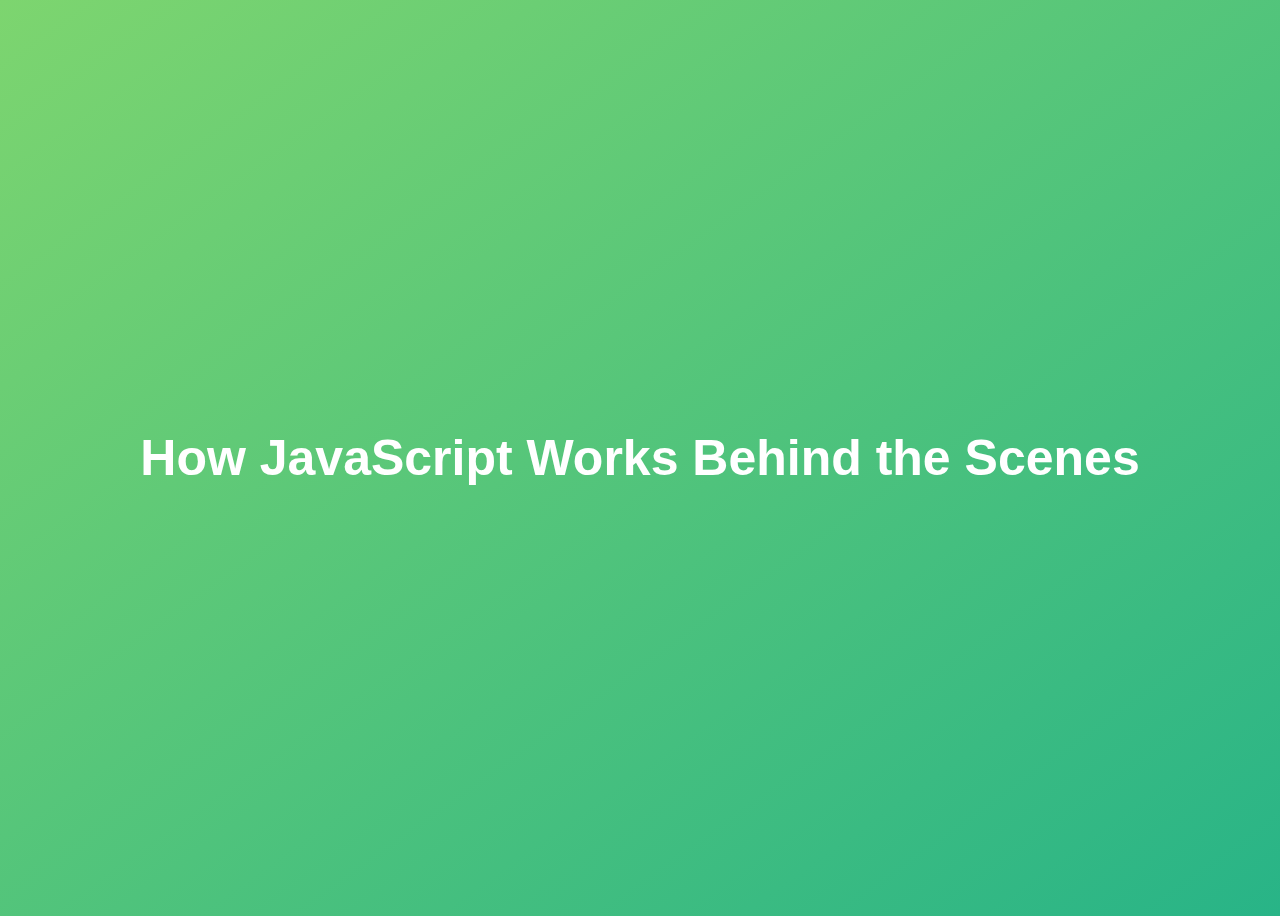
<file: MyFiles/Behind_the_Scenes/index.html>
<!DOCTYPE html>
<html lang="en">
  <head>
    <meta charset="UTF-8" />
    <meta name="viewport" content="width=device-width, initial-scale=1.0" />
    <meta http-equiv="X-UA-Compatible" content="ie=edge" />
    <title>How JavaScript Works Behind the Scenes</title>
    <style>
      body {
        height: 100vh;
        display: flex;
        align-items: center;
        background: linear-gradient(to top left, #28b487, #7dd56f);
      }
      h1 {
        font-family: sans-serif;
        font-size: 50px;
        line-height: 1.3;
        width: 100%;
        padding: 30px;
        text-align: center;
        color: white;
      }
    </style>
  </head>
  <body>
    <h1>How JavaScript Works Behind the Scenes</h1>
    <script src="script.js"></script>
  </body>
</html>
</file>
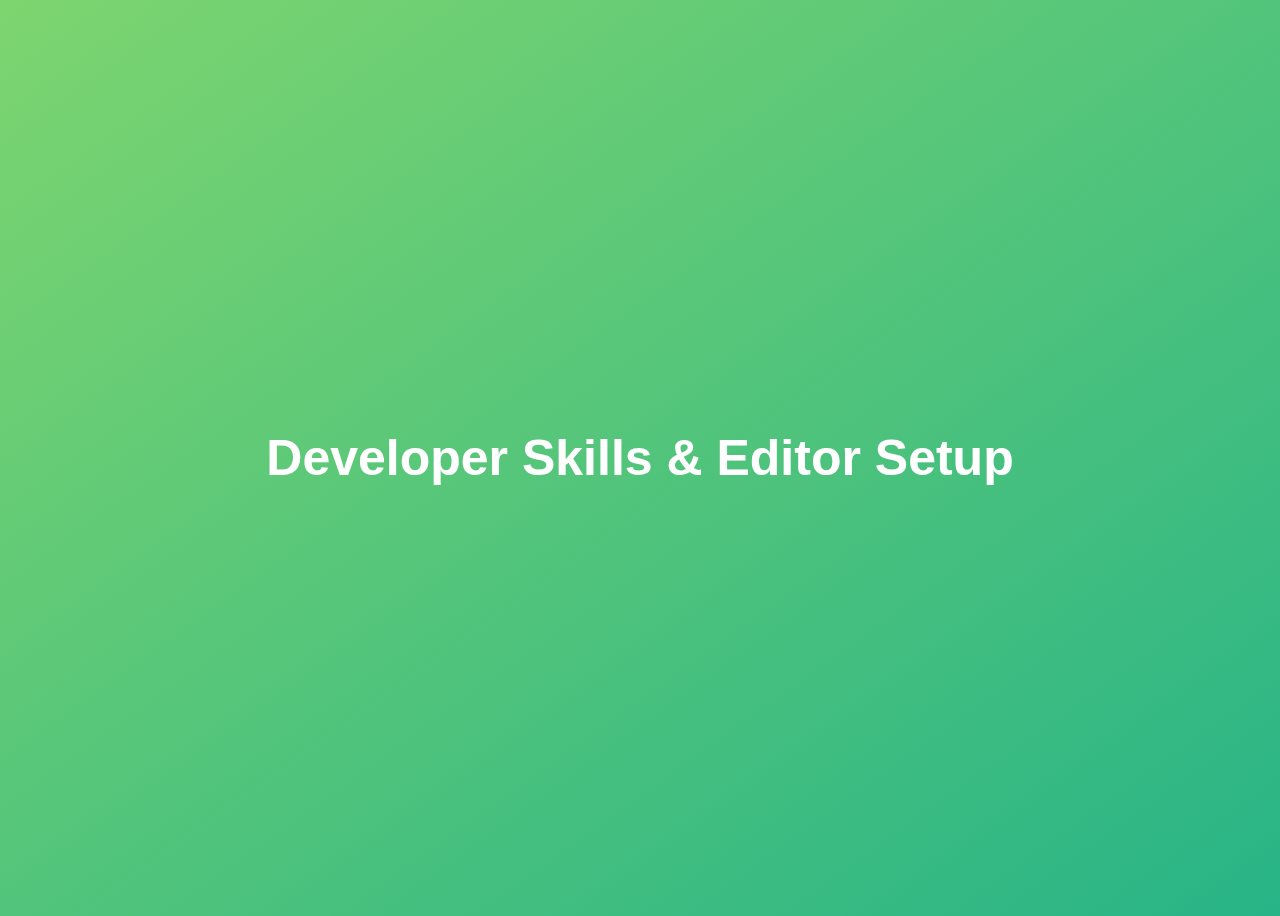
<file: MyFiles/Developer_Skills/index.html>
<!DOCTYPE html>
<html lang="en">
  <head>
    <meta charset="UTF-8" />
    <meta name="viewport" content="width=device-width, initial-scale=1.0" />
    <meta http-equiv="X-UA-Compatible" content="ie=edge" />
    <title>Developer Skills & Editor Setup</title>
    <style>
      body {
        height: 100vh;
        display: flex;
        align-items: center;
        background: linear-gradient(to top left, #28b487, #7dd56f);
      }
      h1 {
        font-family: sans-serif;
        font-size: 50px;
        line-height: 1.3;
        width: 100%;
        padding: 30px;
        text-align: center;
        color: white;
      }
    </style>
  </head>
  <body>
    <h1>Developer Skills & Editor Setup</h1>
    <script src="script.js"></script>
  </body>
</html>
</file>
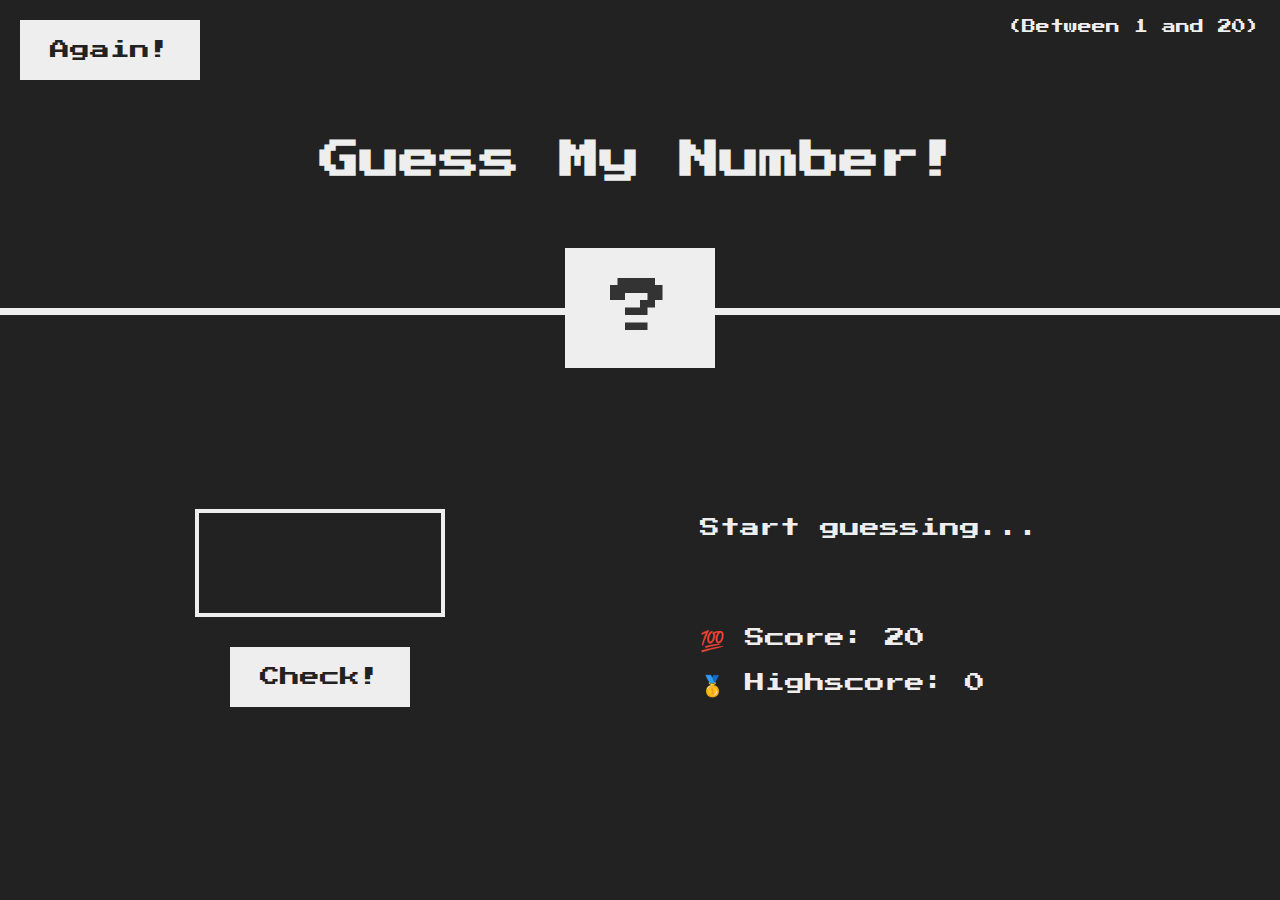
<file: MyFiles/Guess_My_Number/index.html>
<!DOCTYPE html>
<html lang="en">
  <head>
    <meta charset="UTF-8" />
    <meta name="viewport" content="width=device-width, initial-scale=1.0" />
    <meta http-equiv="X-UA-Compatible" content="ie=edge" />
    <link rel="stylesheet" href="style.css" />
    <title>Guess My Number!</title>
  </head>
  <body>
    <header>
      <h1>Guess My Number!</h1>
      <p class="between">(Between 1 and 20)</p>
      <button class="btn again">Again!</button>
      <div class="number">?</div>
    </header>
    <main>
      <section class="left">
        <input type="number" class="guess" />
        <button class="btn check">Check!</button>
      </section>
      <section class="right">
        <p class="message">Start guessing...</p>
        <p class="label-score">💯 Score: <span class="score">20</span></p>
        <p class="label-highscore">
          🥇 Highscore: <span class="highscore">0</span>
        </p>
      </section>
    </main>
    <script src="script.js"></script>
  </body>
</html>
</file>
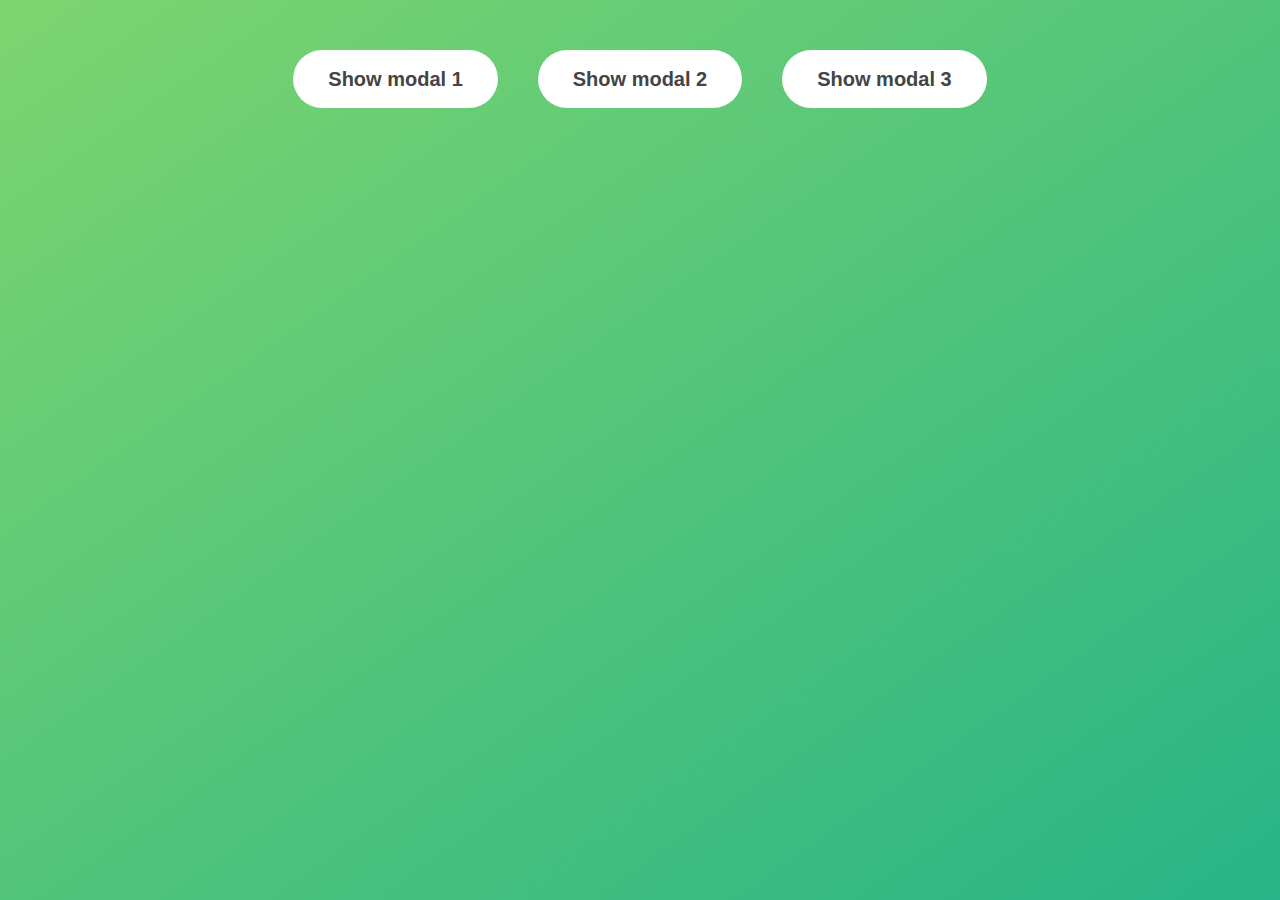
<file: MyFiles/Model_Window/index.html>
<!DOCTYPE html>
<html lang="en">
  <head>
    <meta charset="UTF-8" />
    <meta name="viewport" content="width=device-width, initial-scale=1.0" />
    <meta http-equiv="X-UA-Compatible" content="ie=edge" />
    <link rel="stylesheet" href="style.css" />
    <title>Modal window</title>
  </head>
  <body>
    <button class="show-modal">Show modal 1</button>
    <button class="show-modal">Show modal 2</button>
    <button class="show-modal">Show modal 3</button>

    <div class="modal hidden">
      <button class="close-modal">&times;</button>
      <h1>I'm a modal window 😍</h1>
      <p>
        Lorem ipsum dolor sit amet, consectetur adipisicing elit, sed do eiusmod
        tempor incididunt ut labore et dolore magna aliqua. Ut enim ad minim
        veniam, quis nostrud exercitation ullamco laboris nisi ut aliquip ex ea
        commodo consequat. Duis aute irure dolor in reprehenderit in voluptate
        velit esse cillum dolore eu fugiat nulla pariatur. Excepteur sint
        occaecat cupidatat non proident, sunt in culpa qui officia deserunt
        mollit anim id est laborum.
      </p>
    </div>
    <div class="overlay hidden"></div>

    <script src="script.js"></script>
  </body>
</html>
</file>
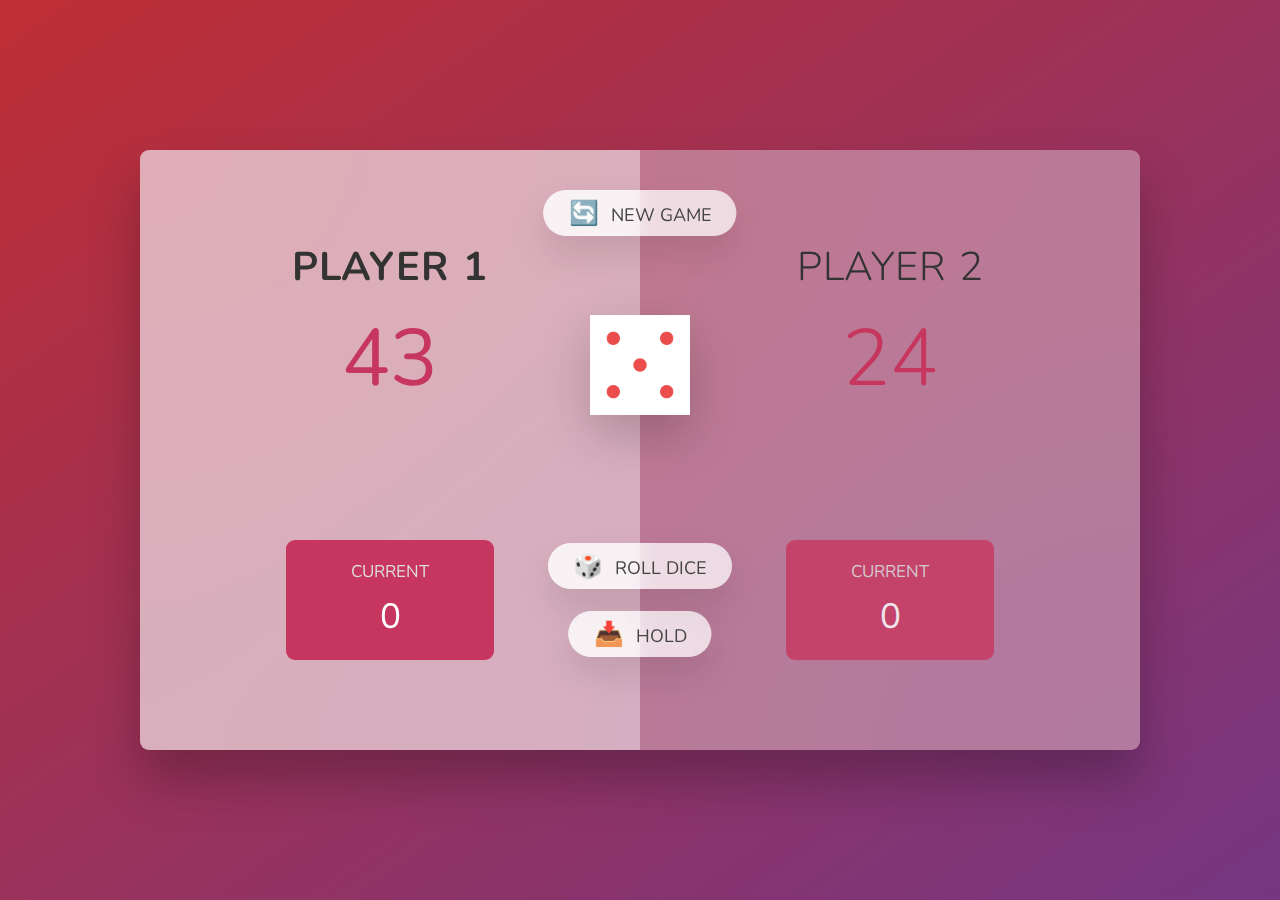
<file: MyFiles/Pig_Game/index.html>
<!DOCTYPE html>
<html lang="en">
  <head>
    <meta charset="UTF-8" />
    <meta name="viewport" content="width=device-width, initial-scale=1.0" />
    <meta http-equiv="X-UA-Compatible" content="ie=edge" />
    <link rel="stylesheet" href="style.css" />
    <title>Pig Game</title>
  </head>
  <body>
    <main>
      <section class="player player--0 player--active">
        <h2 class="name" id="name--0">Player 1</h2>
        <p class="score" id="score--0">43</p>
        <div class="current">
          <p class="current-label">Current</p>
          <p class="current-score" id="current--0">0</p>
        </div>
      </section>
      <section class="player player--1">
        <h2 class="name" id="name--1">Player 2</h2>
        <p class="score" id="score--1">24</p>
        <div class="current">
          <p class="current-label">Current</p>
          <p class="current-score" id="current--1">0</p>
        </div>
      </section>

      <img src="dice-5.png" alt="Playing dice" class="dice" />
      <button class="btn btn--new">🔄 New game</button>
      <button class="btn btn--roll">🎲 Roll dice</button>
      <button class="btn btn--hold">📥 Hold</button>
    </main>
    <script src="script.js"></script>
  </body>
</html>
</file>
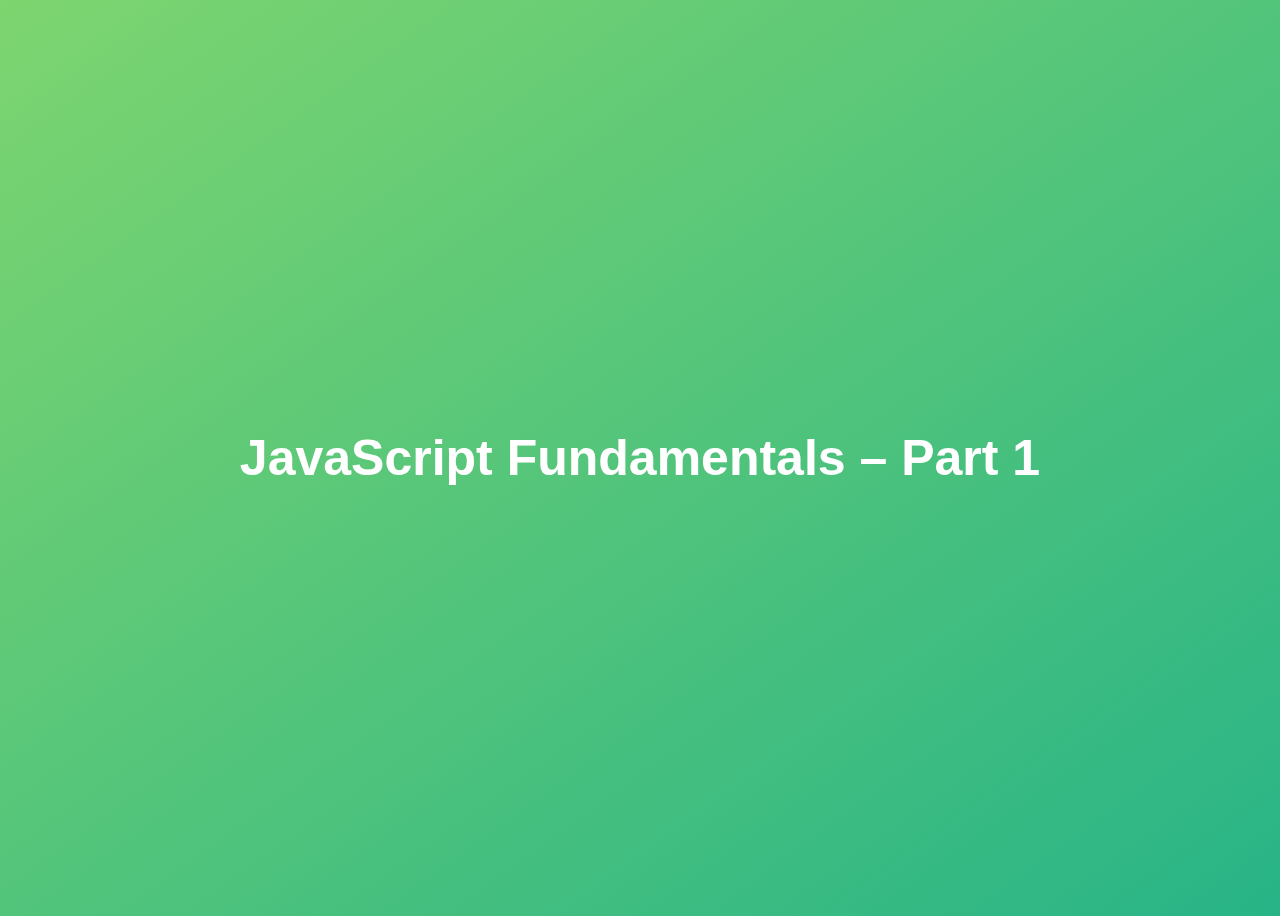
<file: MyFiles/Section-1/index.html>
<!DOCTYPE html>
<html lang="en">
  <head>
    <meta charset="UTF-8" />
    <meta name="viewport" content="width=device-width, initial-scale=1.0" />
    <meta http-equiv="X-UA-Compatible" content="ie=edge" />
    <title>JavaScript Fundamentals – Part 1</title>
    <style>
      body {
        height: 100vh;
        display: flex;
        align-items: center;
        background: linear-gradient(to top left, #28b487, #7dd56f);
      }
      h1 {
        font-family: sans-serif;
        font-size: 50px;
        line-height: 1.3;
        width: 100%;
        padding: 30px;
        text-align: center;
        color: white;
      }
    </style>

    <script src="script.js"></script>

  </head>
  <body>
    <h1>JavaScript Fundamentals – Part 1</h1>
  </body>
</html>
</file>
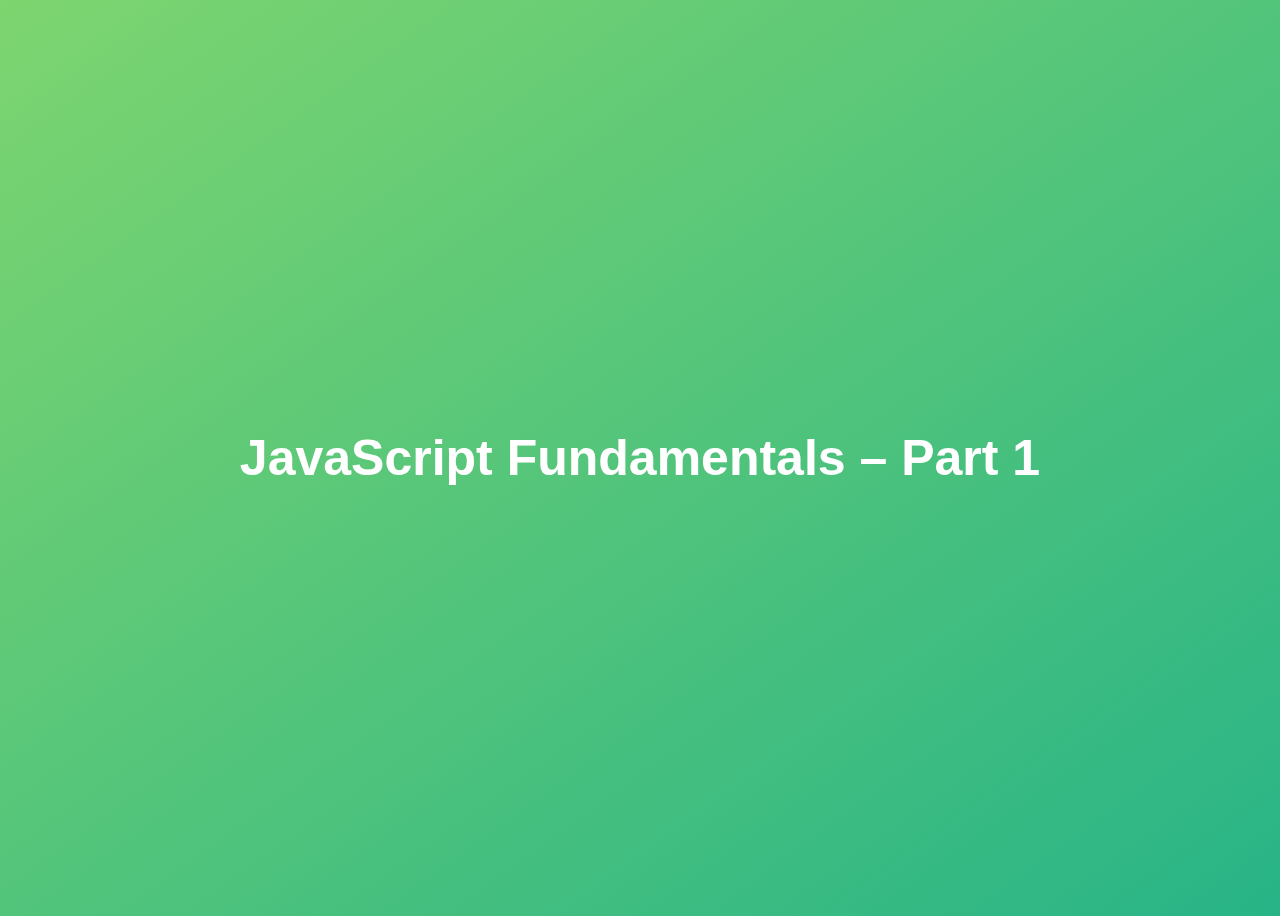
<file: Course_Docs/01-Fundamentals-Part-1/final/index.html>
<!DOCTYPE html>
<html lang="en">
  <head>
    <meta charset="UTF-8" />
    <meta name="viewport" content="width=device-width, initial-scale=1.0" />
    <meta http-equiv="X-UA-Compatible" content="ie=edge" />
    <title>JavaScript Fundamentals – Part 1</title>
    <style>
      body {
        height: 100vh;
        display: flex;
        align-items: center;
        background: linear-gradient(to top left, #28b487, #7dd56f);
      }
      h1 {
        font-family: sans-serif;
        font-size: 50px;
        line-height: 1.3;
        width: 100%;
        padding: 30px;
        text-align: center;
        color: white;
      }
    </style>
  </head>
  <body>
    <h1>JavaScript Fundamentals – Part 1</h1>

    <script src="script.js"></script>
  </body>
</html>
</file>
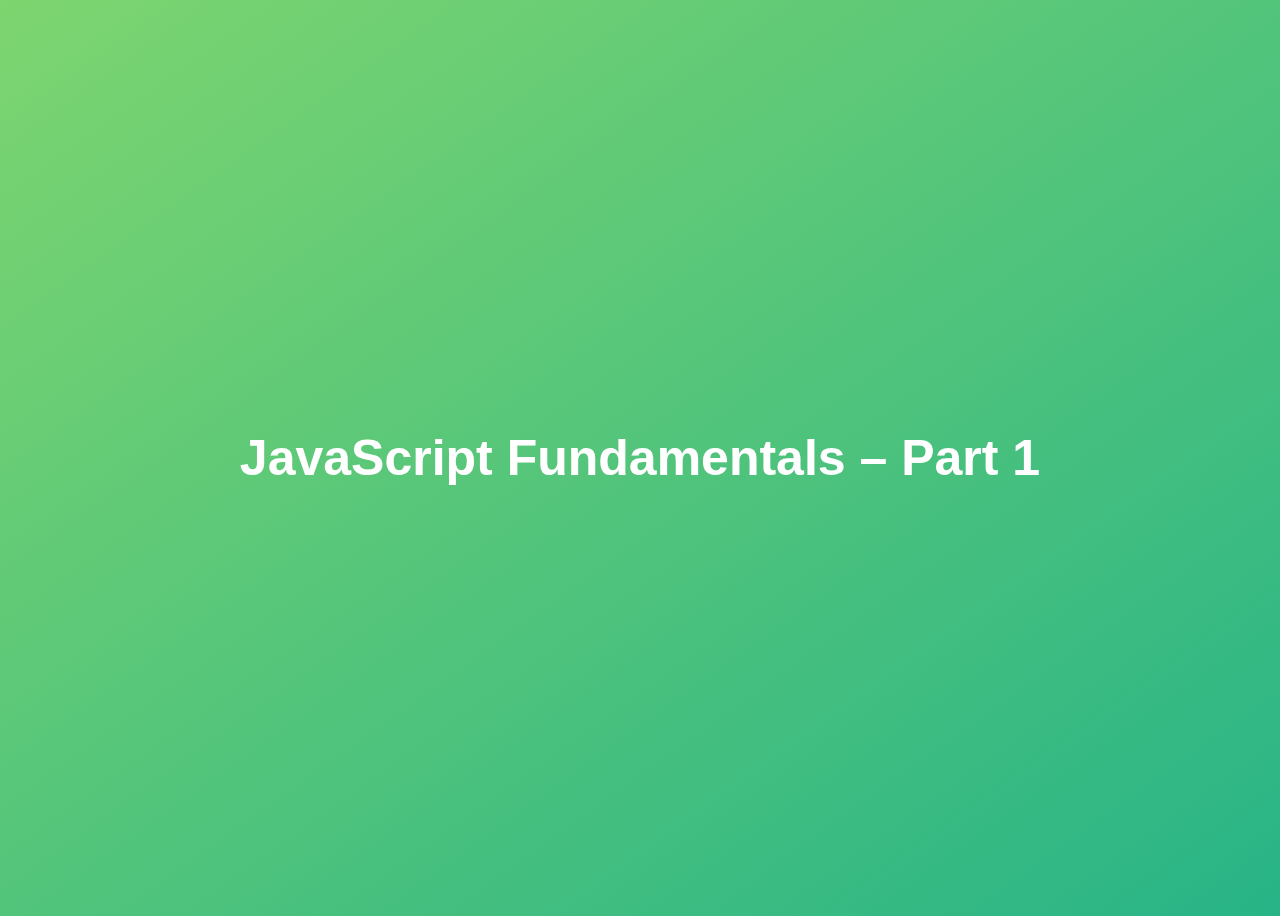
<file: Course_Docs/01-Fundamentals-Part-1/starter/index.html>
<!DOCTYPE html>
<html lang="en">
  <head>
    <meta charset="UTF-8" />
    <meta name="viewport" content="width=device-width, initial-scale=1.0" />
    <meta http-equiv="X-UA-Compatible" content="ie=edge" />
    <title>JavaScript Fundamentals – Part 1</title>
    <style>
      body {
        height: 100vh;
        display: flex;
        align-items: center;
        background: linear-gradient(to top left, #28b487, #7dd56f);
      }
      h1 {
        font-family: sans-serif;
        font-size: 50px;
        line-height: 1.3;
        width: 100%;
        padding: 30px;
        text-align: center;
        color: white;
      }
    </style>
  </head>
  <body>
    <h1>JavaScript Fundamentals – Part 1</h1>
  </body>
</html>
</file>
<file: MyFiles/Guess_My_Number/style.css>
@import url('https://fonts.googleapis.com/css?family=Press+Start+2P&display=swap');

* {
  margin: 0;
  padding: 0;
  box-sizing: inherit;
}

html {
  font-size: 62.5%;
  box-sizing: border-box;
}

body {
  font-family: 'Press Start 2P', sans-serif;
  color: #eee;
  background-color: #222;
  /* background-color: #60b347; */
}

/* LAYOUT */
header {
  position: relative;
  height: 35vh;
  border-bottom: 7px solid #eee;
}

main {
  height: 65vh;
  color: #eee;
  display: flex;
  align-items: center;
  justify-content: space-around;
}

.left {
  width: 52rem;
  display: flex;
  flex-direction: column;
  align-items: center;
}

.right {
  width: 52rem;
  font-size: 2rem;
}

/* ELEMENTS STYLE */
h1 {
  font-size: 4rem;
  text-align: center;
  position: absolute;
  width: 100%;
  top: 52%;
  left: 50%;
  transform: translate(-50%, -50%);
}

.number {
  background: #eee;
  color: #333;
  font-size: 6rem;
  width: 15rem;
  padding: 3rem 0rem;
  text-align: center;
  position: absolute;
  bottom: 0;
  left: 50%;
  transform: translate(-50%, 50%);
}

.between {
  font-size: 1.4rem;
  position: absolute;
  top: 2rem;
  right: 2rem;
}

.again {
  position: absolute;
  top: 2rem;
  left: 2rem;
}

.guess {
  background: none;
  border: 4px solid #eee;
  font-family: inherit;
  color: inherit;
  font-size: 5rem;
  padding: 2.5rem;
  width: 25rem;
  text-align: center;
  display: block;
  margin-bottom: 3rem;
}

.btn {
  border: none;
  background-color: #eee;
  color: #222;
  font-size: 2rem;
  font-family: inherit;
  padding: 2rem 3rem;
  cursor: pointer;
}

.btn:hover {
  background-color: #ccc;
}

.message {
  margin-bottom: 8rem;
  height: 3rem;
}

.label-score {
  margin-bottom: 2rem;
}
</file>
<file: MyFiles/Model_Window/style.css>
* {
  margin: 0;
  padding: 0;
  box-sizing: inherit;
}

html {
  font-size: 62.5%;
  box-sizing: border-box;
}

body {
  font-family: sans-serif;
  color: #333;
  line-height: 1.5;
  height: 100vh;
  position: relative;
  display: flex;
  align-items: flex-start;
  justify-content: center;
  background: linear-gradient(to top left, #28b487, #7dd56f);
}

.show-modal {
  font-size: 2rem;
  font-weight: 600;
  padding: 1.75rem 3.5rem;
  margin: 5rem 2rem;
  border: none;
  background-color: #fff;
  color: #444;
  border-radius: 10rem;
  cursor: pointer;
}

.close-modal {
  position: absolute;
  top: 1.2rem;
  right: 2rem;
  font-size: 5rem;
  color: #333;
  cursor: pointer;
  border: none;
  background: none;
}

h1 {
  font-size: 2.5rem;
  margin-bottom: 2rem;
}

p {
  font-size: 1.8rem;
}

/* -------------------------- */
/* CLASSES TO MAKE MODAL WORK */
.hidden {
  display: none;
}

.modal {
  position: absolute;
  top: 50%;
  left: 50%;
  transform: translate(-50%, -50%);
  width: 70%;

  background-color: white;
  padding: 6rem;
  border-radius: 5px;
  box-shadow: 0 3rem 5rem rgba(0, 0, 0, 0.3);
  z-index: 10;
}

.overlay {
  position: absolute;
  top: 0;
  left: 0;
  width: 100%;
  height: 100%;
  background-color: rgba(0, 0, 0, 0.6);
  backdrop-filter: blur(3px);
  z-index: 5;
}
</file>
<file: MyFiles/Pig_Game/style.css>
@import url('https://fonts.googleapis.com/css2?family=Nunito&display=swap');

* {
  margin: 0;
  padding: 0;
  box-sizing: inherit;
}

html {
  font-size: 62.5%;
  box-sizing: border-box;
}

body {
  font-family: 'Nunito', sans-serif;
  font-weight: 400;
  height: 100vh;
  color: #333;
  background-image: linear-gradient(to top left, #753682 0%, #bf2e34 100%);
  display: flex;
  align-items: center;
  justify-content: center;
}

/* LAYOUT */
main {
  position: relative;
  width: 100rem;
  height: 60rem;
  background-color: rgba(255, 255, 255, 0.35);
  backdrop-filter: blur(200px);
  filter: blur();
  box-shadow: 0 3rem 5rem rgba(0, 0, 0, 0.25);
  border-radius: 9px;
  overflow: hidden;
  display: flex;
}

.player {
  flex: 50%;
  padding: 9rem;
  display: flex;
  flex-direction: column;
  align-items: center;
  transition: all 0.75s;
}

/* ELEMENTS */
.name {
  position: relative;
  font-size: 4rem;
  text-transform: uppercase;
  letter-spacing: 1px;
  word-spacing: 2px;
  font-weight: 300;
  margin-bottom: 1rem;
}

.score {
  font-size: 8rem;
  font-weight: 300;
  color: #c7365f;
  margin-bottom: auto;
}

.player--active {
  background-color: rgba(255, 255, 255, 0.4);
}
.player--active .name {
  font-weight: 700;
}
.player--active .score {
  font-weight: 400;
}

.player--active .current {
  opacity: 1;
}

.current {
  background-color: #c7365f;
  opacity: 0.8;
  border-radius: 9px;
  color: #fff;
  width: 65%;
  padding: 2rem;
  text-align: center;
  transition: all 0.75s;
}

.current-label {
  text-transform: uppercase;
  margin-bottom: 1rem;
  font-size: 1.7rem;
  color: #ddd;
}

.current-score {
  font-size: 3.5rem;
}

/* ABSOLUTE POSITIONED ELEMENTS */
.btn {
  position: absolute;
  left: 50%;
  transform: translateX(-50%);
  color: #444;
  background: none;
  border: none;
  font-family: inherit;
  font-size: 1.8rem;
  text-transform: uppercase;
  cursor: pointer;
  font-weight: 400;
  transition: all 0.2s;

  background-color: white;
  background-color: rgba(255, 255, 255, 0.6);
  backdrop-filter: blur(10px);

  padding: 0.7rem 2.5rem;
  border-radius: 50rem;
  box-shadow: 0 1.75rem 3.5rem rgba(0, 0, 0, 0.1);
}

.btn::first-letter {
  font-size: 2.4rem;
  display: inline-block;
  margin-right: 0.7rem;
}

.btn--new {
  top: 4rem;
}
.btn--roll {
  top: 39.3rem;
}
.btn--hold {
  top: 46.1rem;
}

.btn:active {
  transform: translate(-50%, 3px);
  box-shadow: 0 1rem 2rem rgba(0, 0, 0, 0.15);
}

.btn:focus {
  outline: none;
}

.dice {
  position: absolute;
  left: 50%;
  top: 16.5rem;
  transform: translateX(-50%);
  height: 10rem;
  box-shadow: 0 2rem 5rem rgba(0, 0, 0, 0.2);
}

.player--winner {
  background-color: #2f2f2f;
}

.player--winner .name {
  font-weight: 700;
  color: #c7365f;
}
</file>
